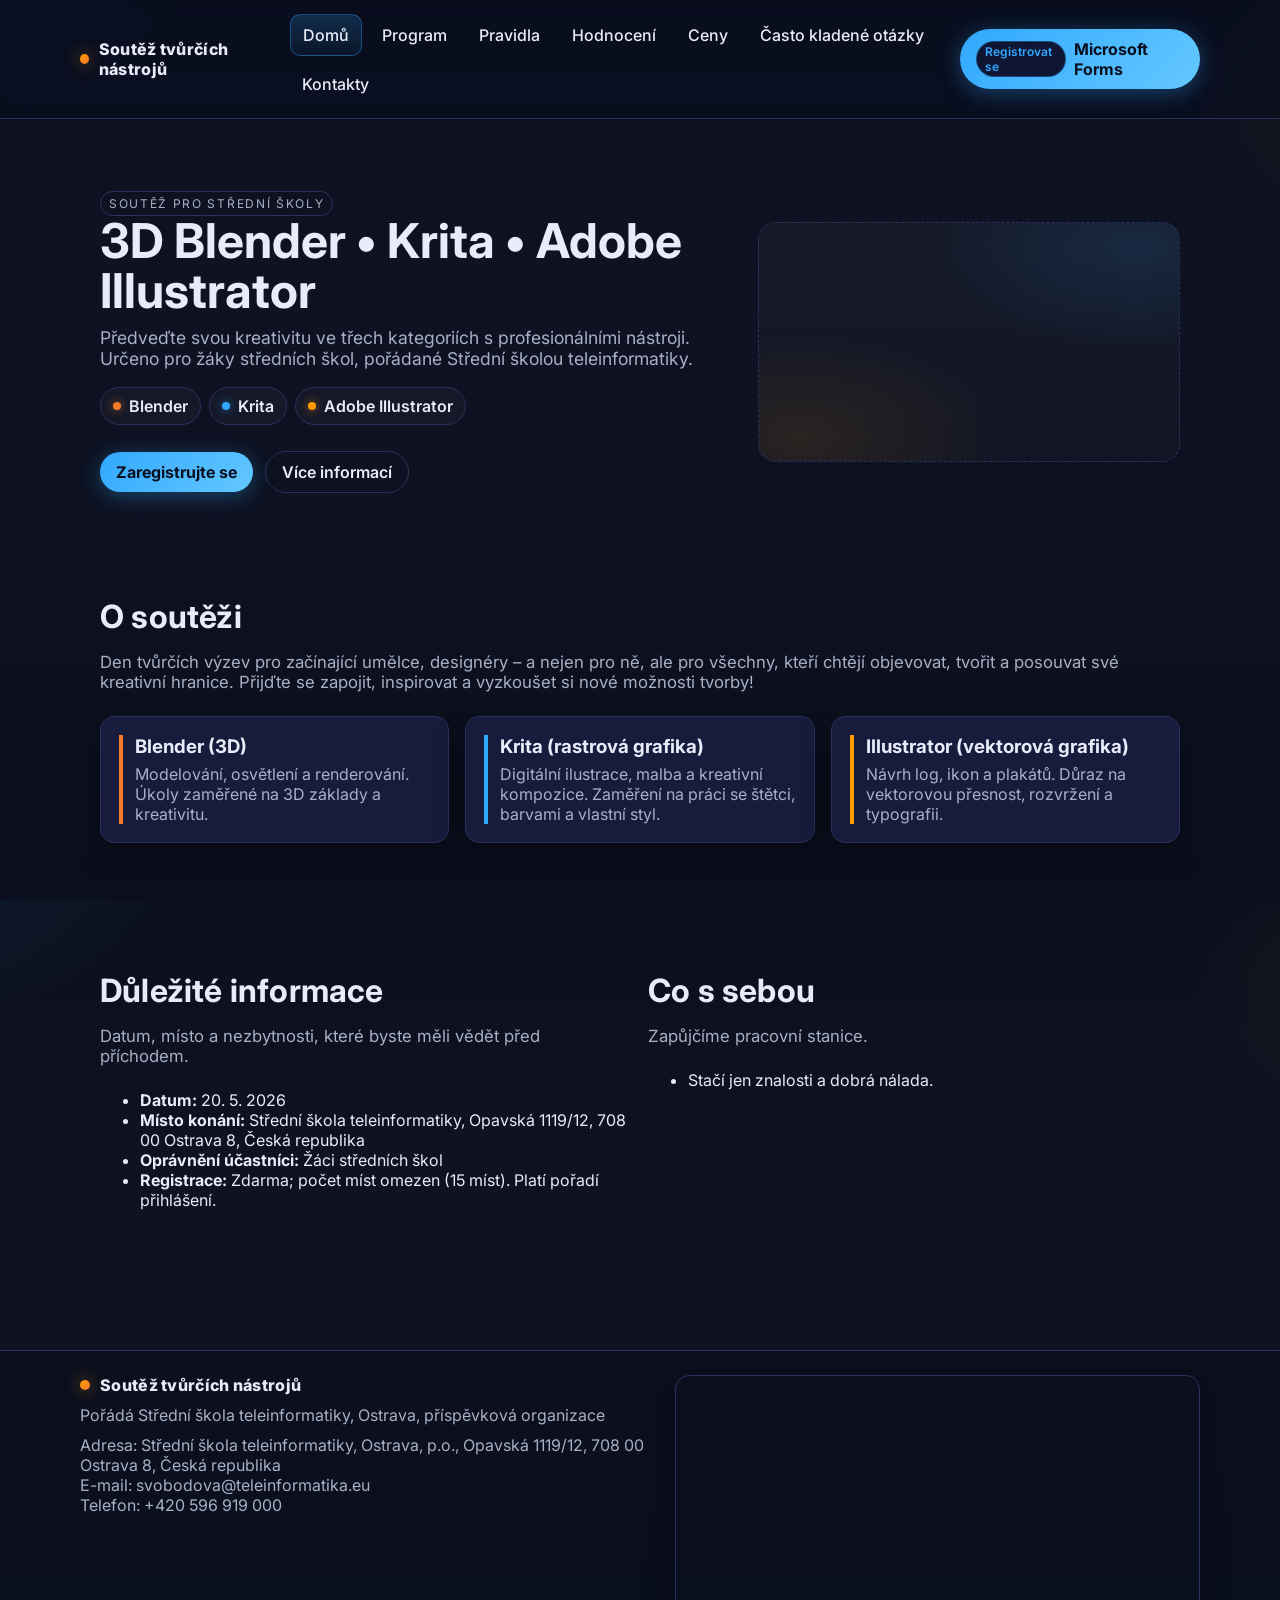
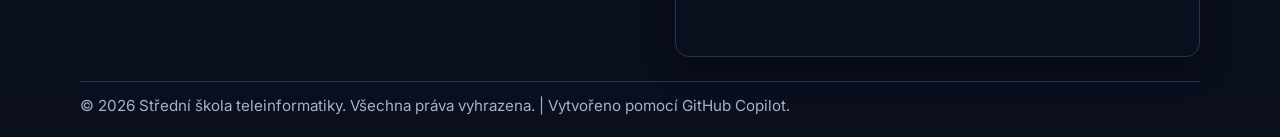
<file: index.html>
<!DOCTYPE html>
<html lang="cs">
<head>
  <meta charset="utf-8" />
  <meta name="viewport" content="width=device-width, initial-scale=1" />
  <meta name="description" content="Soutěž tvůrčích nástrojů pro žáky středních škol: Blender, Krita, Illustrator." />
  <title>Soutěž tvůrčích nástrojů — Střední škola teleinformatiky</title>
  <link rel="preconnect" href="https://fonts.googleapis.com" />
  <link rel="preconnect" href="https://fonts.gstatic.com" crossorigin />
  <link rel="icon" type="image/x-icon" href="assets/favicon/cropped-favicon-192x192.webp">
  <link rel="stylesheet" href="assets/css/styles.css" />
  <script defer src="assets/js/main.js"></script>
</head>
<body>
  <header class="site-header">
    <div class="container nav">
      <div class="logo" aria-label="Soutěž tvůrčích nástrojů">
        <span class="dot" aria-hidden="true"></span>
        <span>Soutěž tvůrčích nástrojů</span>
      </div>
      <nav class="nav-links" aria-label="Primary">
        <a href="index.html">Domů</a>
        <a href="schedule.html">Program</a>
        <a href="rules.html">Pravidla</a>
        <a href="evaluation.html">Hodnocení</a>
        <a href="prizes.html">Ceny</a>
        <a href="faq.html">Často kladené otázky</a>
        <a href="contacts.html">Kontakty</a>
      </nav>
      <a class="register-btn" href="https://forms.cloud.microsoft/Pages/ResponsePage.aspx?id=rb6A6rQ0m0ye7s3kJA6Yzpe3z8_CFuNFjzPnJH2jPUFUMDk3TVdRSFBWNEk1MFNQVFZMNUpBVEQySi4u" target="_blank" rel="noopener" title="Registrace přes Microsoft Forms">
        <span class="pill">Registrovat se</span>
        <span>Microsoft Forms</span>
      </a>
    </div>
  </header>

  <main>
    <section class="hero">
      <div class="container hero-inner">
        <div>
          <span class="kicker">Soutěž pro střední školy</span>
          <h1>3D Blender • Krita • Adobe Illustrator</h1>
          <p class="sub">Předveďte svou kreativitu ve třech kategoriích s profesionálními nástroji. Určeno pro žáky středních škol, pořádané Střední školou teleinformatiky.</p>
          <div class="tool-badges" aria-label="Competition Tools">
            <span class="badge blender"><span class="dot"></span> Blender</span>
            <span class="badge ps"><span class="dot"></span> Krita</span>
            <span class="badge ai"><span class="dot"></span> Adobe Illustrator</span>
          </div>
          <div class="cta-row">
            <a class="register-btn" href="https://forms.cloud.microsoft/Pages/ResponsePage.aspx?id=rb6A6rQ0m0ye7s3kJA6Yzpe3z8_CFuNFjzPnJH2jPUFUMDk3TVdRSFBWNEk1MFNQVFZMNUpBVEQySi4u" target="_blank" rel="noopener">Zaregistrujte se</a>
            <a class="cta-secondary" href="#about">Více informací</a>
          </div>
        </div>
        <div class="hero-visual">
          <div class="grid" aria-hidden="true"></div>
        </div>
      </div>
    </section>

    <section id="about" class="section">
      <div class="container">
        <h2>O soutěži</h2>
        <p class="lead">Den tvůrčích výzev pro začínající umělce, designéry – a nejen pro ně, ale pro všechny, kteří chtějí objevovat, tvořit a posouvat své kreativní hranice. Přijďte se zapojit, inspirovat a vyzkoušet si nové možnosti tvorby!</p>
        <div class="cards">
          <div class="card">
            <div class="accent blender">
              <h3>Blender (3D)</h3>
              <p>Modelování, osvětlení a renderování. Úkoly zaměřené na 3D základy a kreativitu.</p>
            </div>
          </div>
          <div class="card">
            <div class="accent ps">
              <h3>Krita (rastrová grafika)</h3>
              <p>Digitální ilustrace, malba a kreativní kompozice. Zaměření na práci se štětci, barvami a vlastní styl.</p>
            </div>
          </div>
          <div class="card">
            <div class="accent ai">
              <h3>Illustrator (vektorová grafika)</h3>
              <p>Návrh log, ikon a plakátů. Důraz na vektorovou přesnost, rozvržení a typografii.</p>
            </div>
          </div>
        </div>
      </div>
    </section>

    <section class="section">
      <div class="container grid-2">
        <div>
          <h2>Důležité informace</h2>
          <p class="lead">Datum, místo a nezbytnosti, které byste měli vědět před příchodem.</p>
          <ul>
            <li><strong>Datum:</strong> 20. 5. 2026</li>
            <li><strong>Místo konání:</strong> Střední škola teleinformatiky, Opavská 1119/12, 708 00 Ostrava 8, Česká republika</li>
            <li><strong>Oprávnění účastníci:</strong> Žáci středních škol</li>
            <li><strong>Registrace:</strong> Zdarma; počet míst omezen (15 míst). Platí pořadí přihlášení.</li>
          </ul>
        </div>
        <div>
          <h2>Co s sebou</h2>
          <p class="lead">Zapůjčíme pracovní stanice.</p>
          <ul>
          <li>Stačí jen znalosti a dobrá nálada.</li>
          </ul>
        </div>
      </div>
    </section>
  </main>

  <footer class="site-footer">
    <div class="container footer-inner">
      <div class="footer-brand">
        <div class="logo"><span class="dot"></span><span>Soutěž tvůrčích nástrojů</span></div>
        <div class="small">Pořádá Střední škola teleinformatiky, Ostrava, příspěvková organizace</div>
        <div>
          <div class="small">Adresa: Střední škola teleinformatiky, Ostrava, p.o., Opavská 1119/12, 708 00 Ostrava 8, Česká republika</div>
          <div class="small">E-mail: svobodova@teleinformatika.eu</div>
          <div class="small">Telefon: +420 596 919 000</div>
        </div>
      </div>
      <div class="map-wrap" aria-label="Map to venue">
        <iframe loading="lazy" allowfullscreen
          src="https://www.google.com/maps?q=St%C5%99edn%C3%AD%20%C5%A1kola%20Teleinformatiky%2C%20Opavsk%C3%A1%201119%2F12%2C%20708%2000%20Ostrava%208%20Czech%20Republic&output=embed"
          title="Střední škola Teleinformatiky on Google Maps"></iframe>
      </div>
    </div>
      <div class="container footer-bottom">
      <span>© <span id="year">2026</span> Střední škola teleinformatiky. Všechna práva vyhrazena. | Vytvořeno pomocí GitHub Copilot.</span>
    </div>
  </footer>

  <script>
    // Keep footer year current
    (function(){
      var y = document.getElementById('year');
      if (y) y.textContent = new Date().getFullYear();
    })();
  </script>
</body>
</html>
</file>
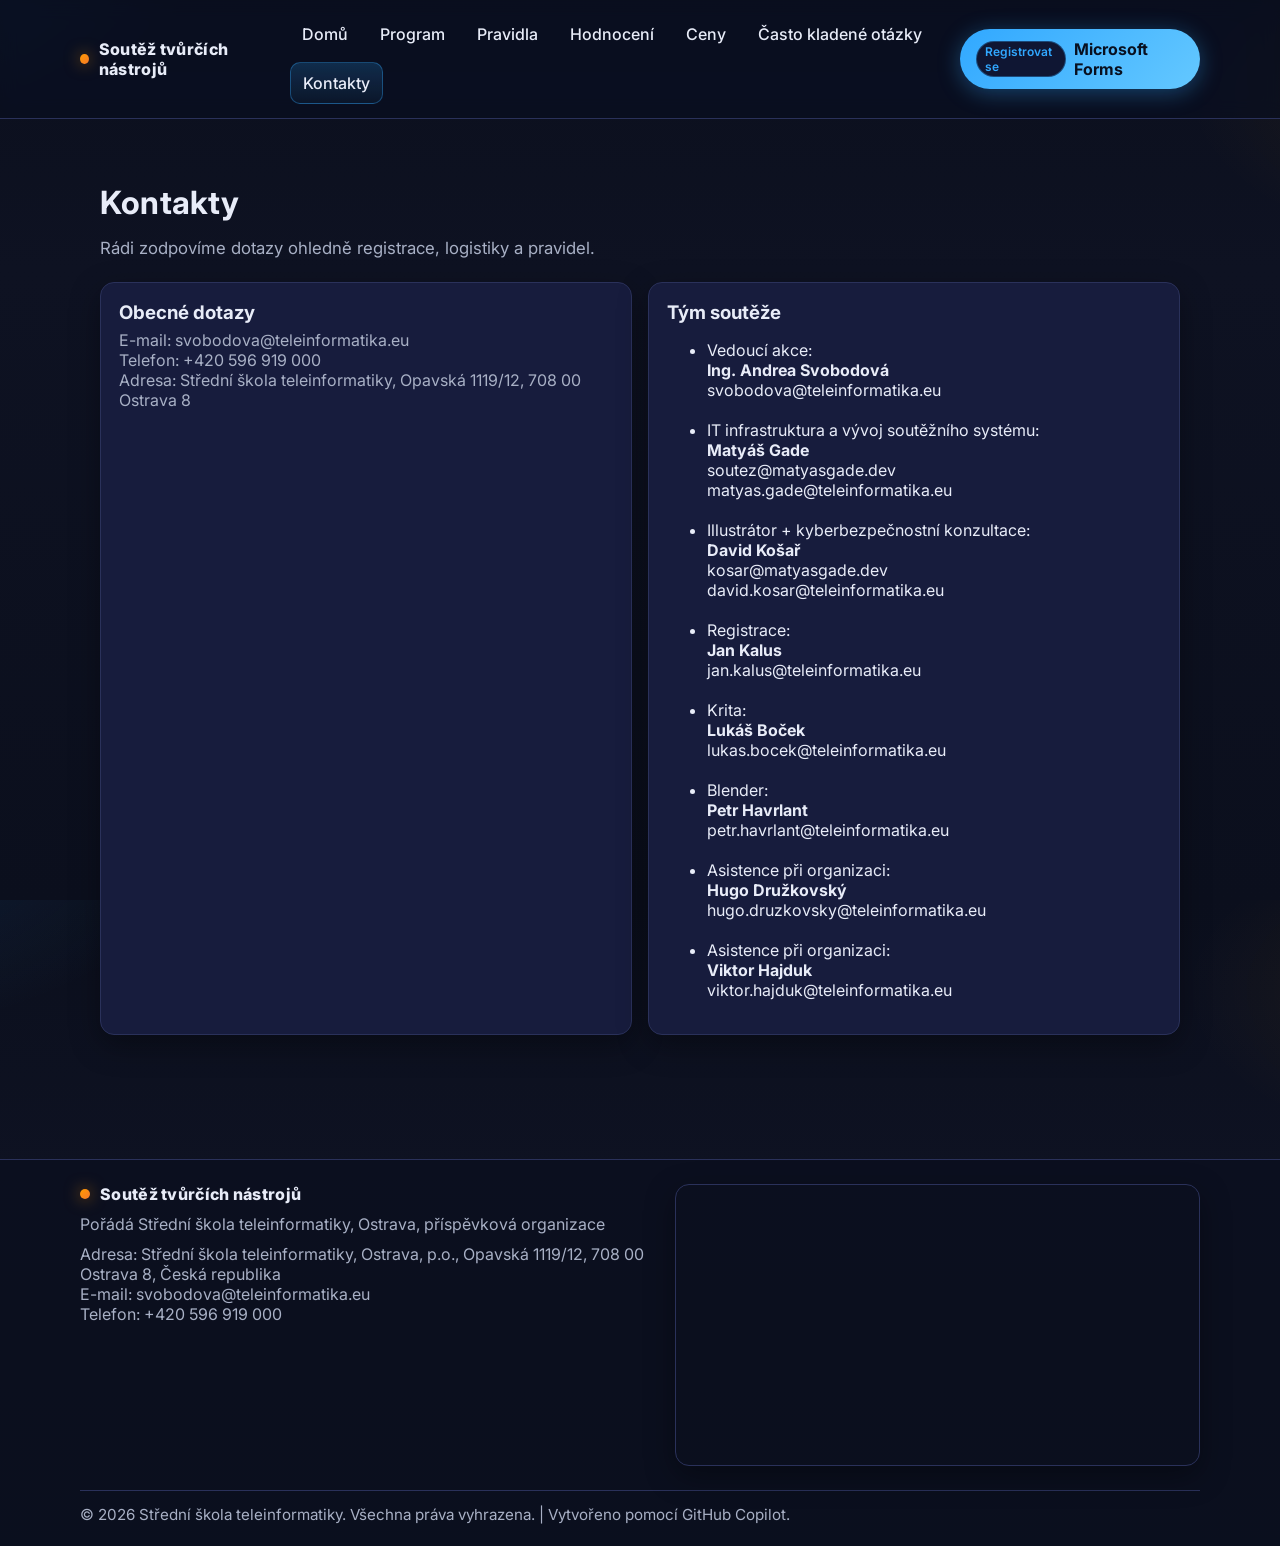
<file: contacts.html>
<!DOCTYPE html>
<html lang="cs">
<head>
  <meta charset="utf-8" />
  <meta name="viewport" content="width=device-width, initial-scale=1" />
  <title>Kontakty — Soutěž tvůrčích nástrojů</title>
  <link rel="stylesheet" href="assets/css/styles.css" />
  <link rel="icon" type="image/x-icon" href="assets/favicon/cropped-favicon-192x192.webp">
  <script defer src="assets/js/main.js"></script>
</head>
<body>
  <header class="site-header">
    <div class="container nav">
      <div class="logo"><span class="dot"></span><span>Soutěž tvůrčích nástrojů</span></div>
      <nav class="nav-links" aria-label="Primary">
        <a href="index.html">Domů</a>
        <a href="schedule.html">Program</a>
        <a href="rules.html">Pravidla</a>
        <a href="evaluation.html">Hodnocení</a>
        <a href="prizes.html">Ceny</a>
        <a href="faq.html">Často kladené otázky</a>
        <a href="contacts.html">Kontakty</a>
      </nav>
      <a class="register-btn" href="https://forms.cloud.microsoft/Pages/ResponsePage.aspx?id=rb6A6rQ0m0ye7s3kJA6Yzpe3z8_CFuNFjzPnJH2jPUFUMDk3TVdRSFBWNEk1MFNQVFZMNUpBVEQySi4u" target="_blank" rel="noopener"><span class="pill">Registrovat se</span><span>Microsoft Forms</span></a>
    </div>
  </header>

  <main class="section">
    <div class="container">
      <h2>Kontakty</h2>
      <p class="lead">Rádi zodpovíme dotazy ohledně registrace, logistiky a pravidel.</p>
      <div class="grid-2">
        <div class="card">
          <h3>Obecné dotazy</h3>
          <p>E-mail: svobodova@teleinformatika.eu</p>
          <p>Telefon: +420 596 919 000</p>
          <p>Adresa: Střední škola teleinformatiky, Opavská 1119/12, 708 00 Ostrava 8</p>
        </div>
        <div class="card">
          <h3>Tým soutěže</h3>
          <ul>
            <li>Vedoucí akce:<br> <strong>Ing. Andrea Svobodová</strong> <br> svobodova@teleinformatika.eu</li>
            <br>
            <li>IT infrastruktura a vývoj soutěžního systému:<br> <strong>Matyáš Gade</strong> <br> soutez@matyasgade.dev <br> matyas.gade@teleinformatika.eu</li>
            <br>
            <li>Illustrátor + kyberbezpečnostní konzultace:<br> <strong>David Košař</strong> <br> kosar@matyasgade.dev <br> david.kosar@teleinformatika.eu</li>
            <br>
            <li>Registrace:<br> <strong>Jan Kalus</strong> <br> jan.kalus@teleinformatika.eu</li>
            <br>
            <li>Krita:<br> <strong>Lukáš Boček</strong> <br> lukas.bocek@teleinformatika.eu</li>
            <br>
            <li>Blender:<br> <strong>Petr Havrlant</strong> <br> petr.havrlant@teleinformatika.eu</li>
            <br>
            <li>Asistence při organizaci:<br> <strong>Hugo Družkovský</strong> <br> hugo.druzkovsky@teleinformatika.eu</li>
            <br>
            <li>Asistence při organizaci:<br> <strong>Viktor Hajduk</strong> <br> viktor.hajduk@teleinformatika.eu</li>
          </ul>
        </div>
      </div>
    </div>
  </main>

  <footer class="site-footer">
    <div class="container footer-inner">
      <div class="footer-brand">
        <div class="logo"><span class="dot"></span><span>Soutěž tvůrčích nástrojů</span></div>
        <div class="small">Pořádá Střední škola teleinformatiky, Ostrava, příspěvková organizace</div>
        <div>
          <div class="small">Adresa: Střední škola teleinformatiky, Ostrava, p.o., Opavská 1119/12, 708 00 Ostrava 8, Česká republika</div>
          <div class="small">E-mail: svobodova@teleinformatika.eu</div>
          <div class="small">Telefon: +420 596 919 000</div>
        </div>
      </div>
      <div class="map-wrap" aria-label="Map to venue">
        <iframe loading="lazy" allowfullscreen src="https://www.google.com/maps?q=St%C5%99edn%C3%AD%20%C5%A1kola%20Teleinformatiky%2C%20Opavsk%C3%A1%201119%2F12%2C%20708%2000%20Ostrava%208%20Czech%20Republic&output=embed" title="Střední škola Teleinformatiky on Google Maps"></iframe>
      </div>
    </div>
    <div class="container footer-bottom">
      <span>© <span id="year">2026</span> Střední škola teleinformatiky. Všechna práva vyhrazena. | Vytvořeno pomocí GitHub Copilot.</span>
    </div>
  </footer>
  <script>(function(){var y=document.getElementById('year');if(y) y.textContent=new Date().getFullYear();})();</script>
</body>
</html>
</file>
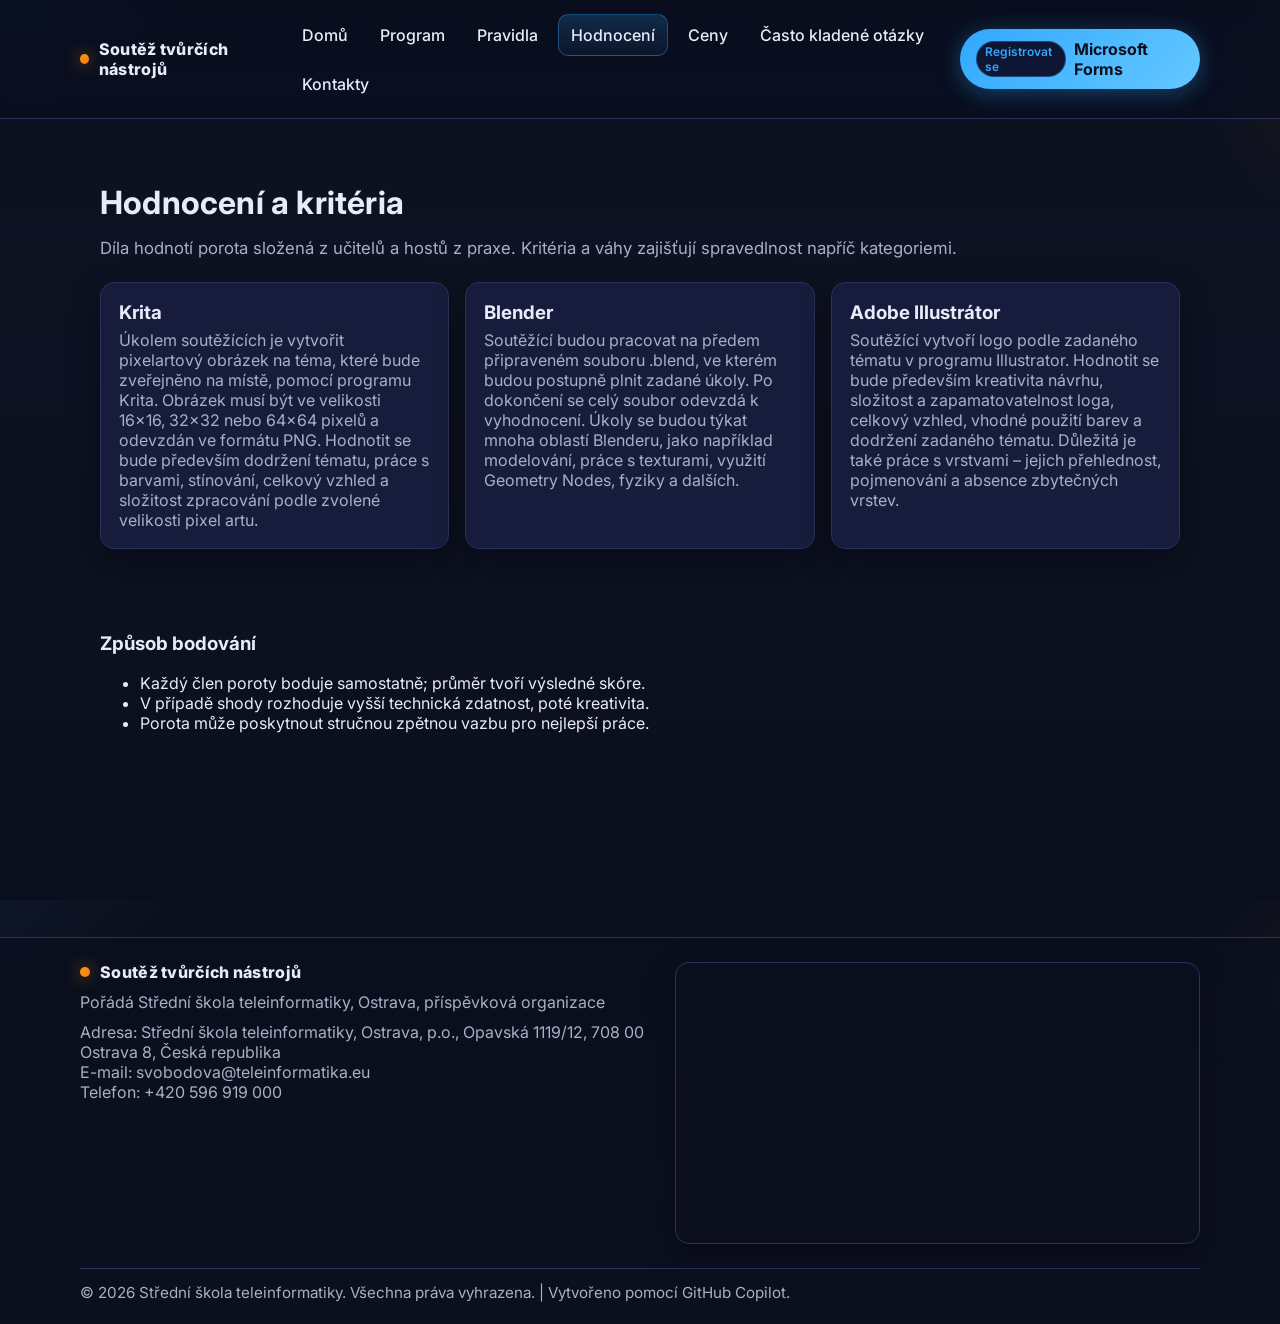
<file: evaluation.html>
<!DOCTYPE html>
<html lang="cs">
<head>
  <meta charset="utf-8" />
  <meta name="viewport" content="width=device-width, initial-scale=1" />
  <title>Hodnocení — Soutěž tvůrčích nástrojů</title>
  <link rel="stylesheet" href="assets/css/styles.css" />
  <link rel="icon" type="image/x-icon" href="assets/favicon/cropped-favicon-192x192.webp">
  <script defer src="assets/js/main.js"></script>
</head>
<body>
  <header class="site-header">
    <div class="container nav">
      <div class="logo"><span class="dot"></span><span>Soutěž tvůrčích nástrojů</span></div>
      <nav class="nav-links" aria-label="Primary">
        <a href="index.html">Domů</a>
        <a href="schedule.html">Program</a>
        <a href="rules.html">Pravidla</a>
        <a href="evaluation.html">Hodnocení</a>
        <a href="prizes.html">Ceny</a>
        <a href="faq.html">Často kladené otázky</a>
        <a href="contacts.html">Kontakty</a>
      </nav>
      <a class="register-btn" href="https://forms.cloud.microsoft/Pages/ResponsePage.aspx?id=rb6A6rQ0m0ye7s3kJA6Yzpe3z8_CFuNFjzPnJH2jPUFUMDk3TVdRSFBWNEk1MFNQVFZMNUpBVEQySi4u" target="_blank" rel="noopener"><span class="pill">Registrovat se</span><span>Microsoft Forms</span></a>
    </div>
  </header>

  <main class="section">
    <div class="container">
      <h2>Hodnocení a kritéria</h2>
      <p class="lead">Díla hodnotí porota složená z učitelů a hostů z praxe. Kritéria a váhy zajišťují spravedlnost napříč kategoriemi.</p>

      <div class="cards">
        <div class="card">
          <h3>Krita</h3>
          <p>Úkolem soutěžících je vytvořit pixelartový obrázek na téma, které bude zveřejněno na místě, pomocí programu Krita. Obrázek musí být ve velikosti 16×16, 32×32 nebo 64×64 pixelů a odevzdán ve formátu PNG. Hodnotit se bude především dodržení tématu, práce s barvami, stínování, celkový vzhled a složitost zpracování podle zvolené velikosti pixel artu.</p>
        </div>
        <div class="card">
          <h3>Blender</h3>
          <p>Soutěžící budou pracovat na předem připraveném souboru .blend, ve kterém budou postupně plnit zadané úkoly. Po dokončení se celý soubor odevzdá k vyhodnocení. Úkoly se budou týkat mnoha oblastí Blenderu, jako například modelování, práce s texturami, využití Geometry Nodes, fyziky a dalších.</p>
        </div>
        <div class="card">
          <h3>Adobe Illustrátor</h3>
          <p>Soutěžící vytvoří logo podle zadaného tématu v programu Illustrator. Hodnotit se bude především kreativita návrhu, složitost a zapamatovatelnost loga, celkový vzhled, vhodné použití barev a dodržení zadaného tématu. Důležitá je také práce s vrstvami – jejich přehlednost, pojmenování a absence zbytečných vrstev.</p>
        </div>
      </div>

      <div class="section">
        <h3>Způsob bodování</h3>
        <ul>
          <li>Každý člen poroty boduje samostatně; průměr tvoří výsledné skóre.</li>
          <li>V případě shody rozhoduje vyšší technická zdatnost, poté kreativita.</li>
          <li>Porota může poskytnout stručnou zpětnou vazbu pro nejlepší práce.</li>
        </ul>
      </div>
    </div>
  </main>
  <footer class="site-footer">
    <div class="container footer-inner">
      <div class="footer-brand">
        <div class="logo"><span class="dot"></span><span>Soutěž tvůrčích nástrojů</span></div>
        <div class="small">Pořádá Střední škola teleinformatiky, Ostrava, příspěvková organizace</div>
        <div>
          <div class="small">Adresa: Střední škola teleinformatiky, Ostrava, p.o., Opavská 1119/12, 708 00 Ostrava 8, Česká republika</div>
          <div class="small">E-mail: svobodova@teleinformatika.eu</div>
          <div class="small">Telefon: +420 596 919 000</div>
        </div>
      </div>
      <div class="map-wrap" aria-label="Map to venue">
        <iframe loading="lazy" allowfullscreen src="https://www.google.com/maps?q=St%C5%99edn%C3%AD%20%C5%A1kola%20Teleinformatiky%2C%20Opavsk%C3%A1%201119%2F12%2C%20708%2000%20Ostrava%208%20Czech%20Republic&output=embed" title="Střední škola Teleinformatiky on Google Maps"></iframe>
      </div>
    </div>
    <div class="container footer-bottom">
      <span>© <span id="year">2026</span> Střední škola teleinformatiky. Všechna práva vyhrazena. | Vytvořeno pomocí GitHub Copilot.</span>
    </div>
  </footer>
  <script>(function(){var y=document.getElementById('year');if(y) y.textContent=new Date().getFullYear();})();</script>
</body>
</html>
</file>
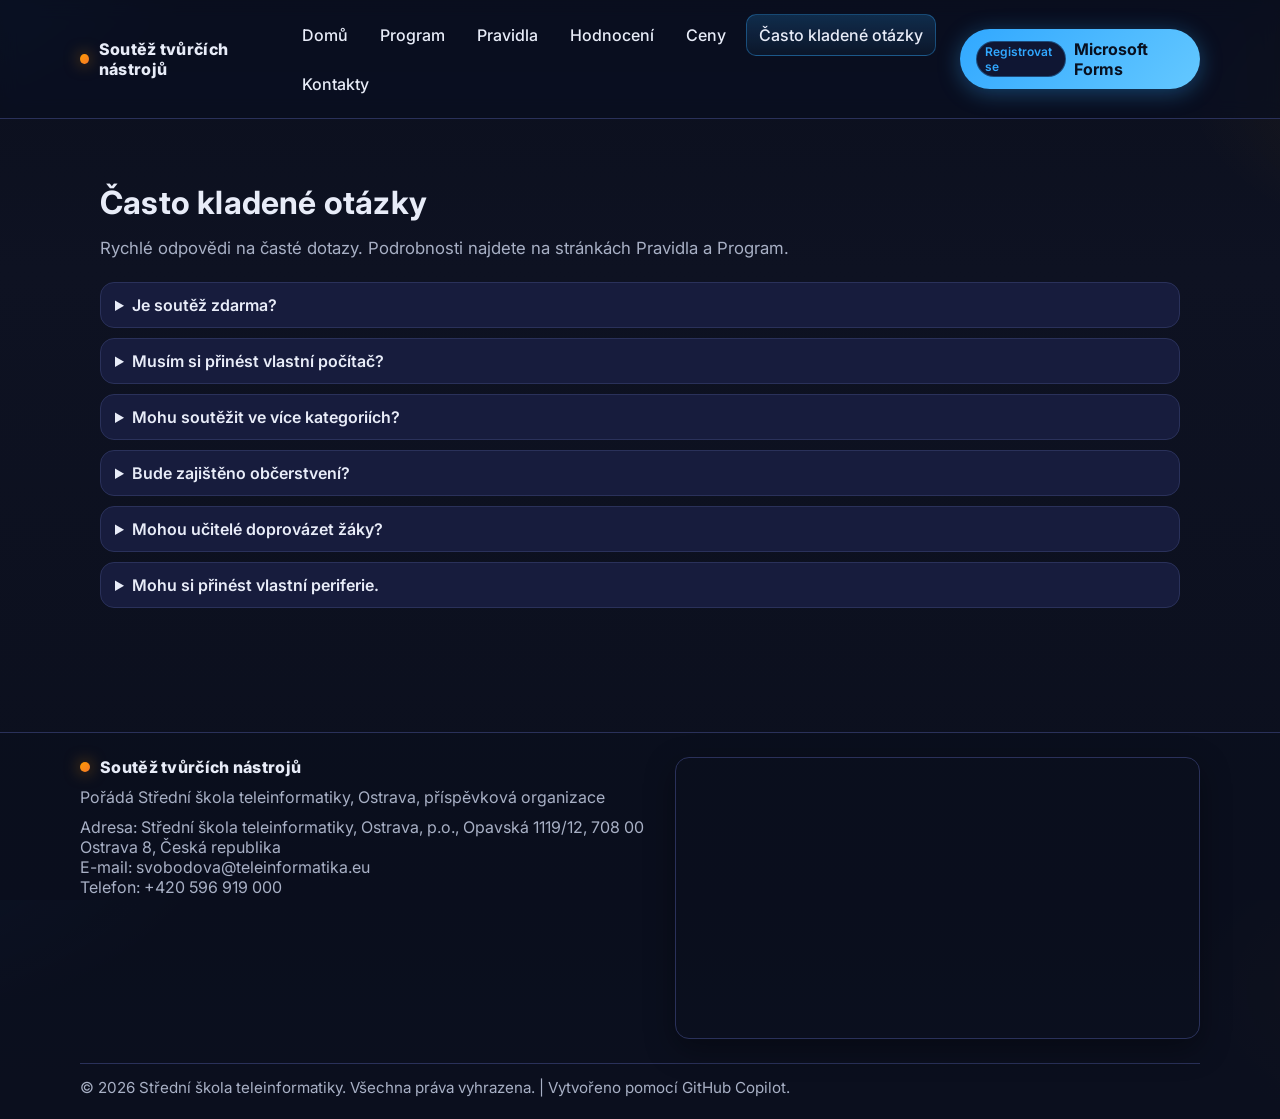
<file: faq.html>
<!DOCTYPE html>
<html lang="cs">
<head>
  <meta charset="utf-8" />
  <meta name="viewport" content="width=device-width, initial-scale=1" />
  <title>Často kladené otázky — Soutěž tvůrčích nástrojů</title>
  <link rel="stylesheet" href="assets/css/styles.css" />
  <link rel="icon" type="image/x-icon" href="assets/favicon/cropped-favicon-192x192.webp">
  <script defer src="assets/js/main.js"></script>
</head>
<body>
  <header class="site-header">
    <div class="container nav">
      <div class="logo"><span class="dot"></span><span>Soutěž tvůrčích nástrojů</span></div>
      <nav class="nav-links" aria-label="Primary">
        <a href="index.html">Domů</a>
        <a href="schedule.html">Program</a>
        <a href="rules.html">Pravidla</a>
        <a href="evaluation.html">Hodnocení</a>
        <a href="prizes.html">Ceny</a>
        <a href="faq.html">Často kladené otázky</a>
        <a href="contacts.html">Kontakty</a>
      </nav>
      <a class="register-btn" href="https://forms.cloud.microsoft/Pages/ResponsePage.aspx?id=rb6A6rQ0m0ye7s3kJA6Yzpe3z8_CFuNFjzPnJH2jPUFUMDk3TVdRSFBWNEk1MFNQVFZMNUpBVEQySi4u" target="_blank" rel="noopener"><span class="pill">Registrovat se</span><span>Microsoft Forms</span></a>
    </div>
  </header>

  <main class="section">
    <div class="container">
      <h2>Často kladené otázky</h2>
      <p class="lead">Rychlé odpovědi na časté dotazy. Podrobnosti najdete na stránkách Pravidla a Program.</p>

      <div class="faq">
        <details>
          <summary>Je soutěž zdarma?</summary>
          <p>Ano. Účast je bez registračního poplatku.</p>
        </details>
        <details>
          <summary>Musím si přinést vlastní počítač?</summary>
          <p>Pracovní stanice jsou zajištěny.</p>
        </details>
        <details>
          <summary>Mohu soutěžit ve více kategoriích?</summary>
          <p>Ano, můžete soutěžit ve více kategoriích.</p>
        </details>
        <details>
          <summary>Bude zajištěno občerstvení?</summary>
          <p>Základní občerstvení bude k dispozici.</p>
        </details>
        <details>
          <summary>Mohou učitelé doprovázet žáky?</summary>
          <p>Ano. Pro doprovod je k dispozici vyhrazené sezení.</p>
        </details>
        <details>
          <summary>Mohu si přinést vlastní periferie.</summary>
          <p>Ne, k dispozici je jen na místě počítač s monitorem, klávesnicí a myší. Grafické tablety a další periferie jsou zakázány.</p>
        </details>
      </div>
    </div>
  </main>

  <footer class="site-footer">
    <div class="container footer-inner">
      <div class="footer-brand">
        <div class="logo"><span class="dot"></span><span>Soutěž tvůrčích nástrojů</span></div>
        <div class="small">Pořádá Střední škola teleinformatiky, Ostrava, příspěvková organizace</div>
        <div>
          <div class="small">Adresa: Střední škola teleinformatiky, Ostrava, p.o., Opavská 1119/12, 708 00 Ostrava 8, Česká republika</div>
          <div class="small">E-mail: svobodova@teleinformatika.eu</div>
          <div class="small">Telefon: +420 596 919 000</div>
        </div>
      </div>
      <div class="map-wrap" aria-label="Map to venue">
        <iframe loading="lazy" allowfullscreen src="https://www.google.com/maps?q=St%C5%99edn%C3%AD%20%C5%A1kola%20Teleinformatiky%2C%20Opavsk%C3%A1%201119%2F12%2C%20708%2000%20Ostrava%208%20Czech%20Republic&output=embed" title="Střední škola Teleinformatiky on Google Maps"></iframe>
      </div>
    </div>
    <div class="container footer-bottom">
      <span>© <span id="year">2026</span> Střední škola teleinformatiky. Všechna práva vyhrazena. | Vytvořeno pomocí GitHub Copilot.</span>
    </div>
  </footer>
  <script>(function(){var y=document.getElementById('year');if(y) y.textContent=new Date().getFullYear();})();</script>
</body>
</html>
</file>
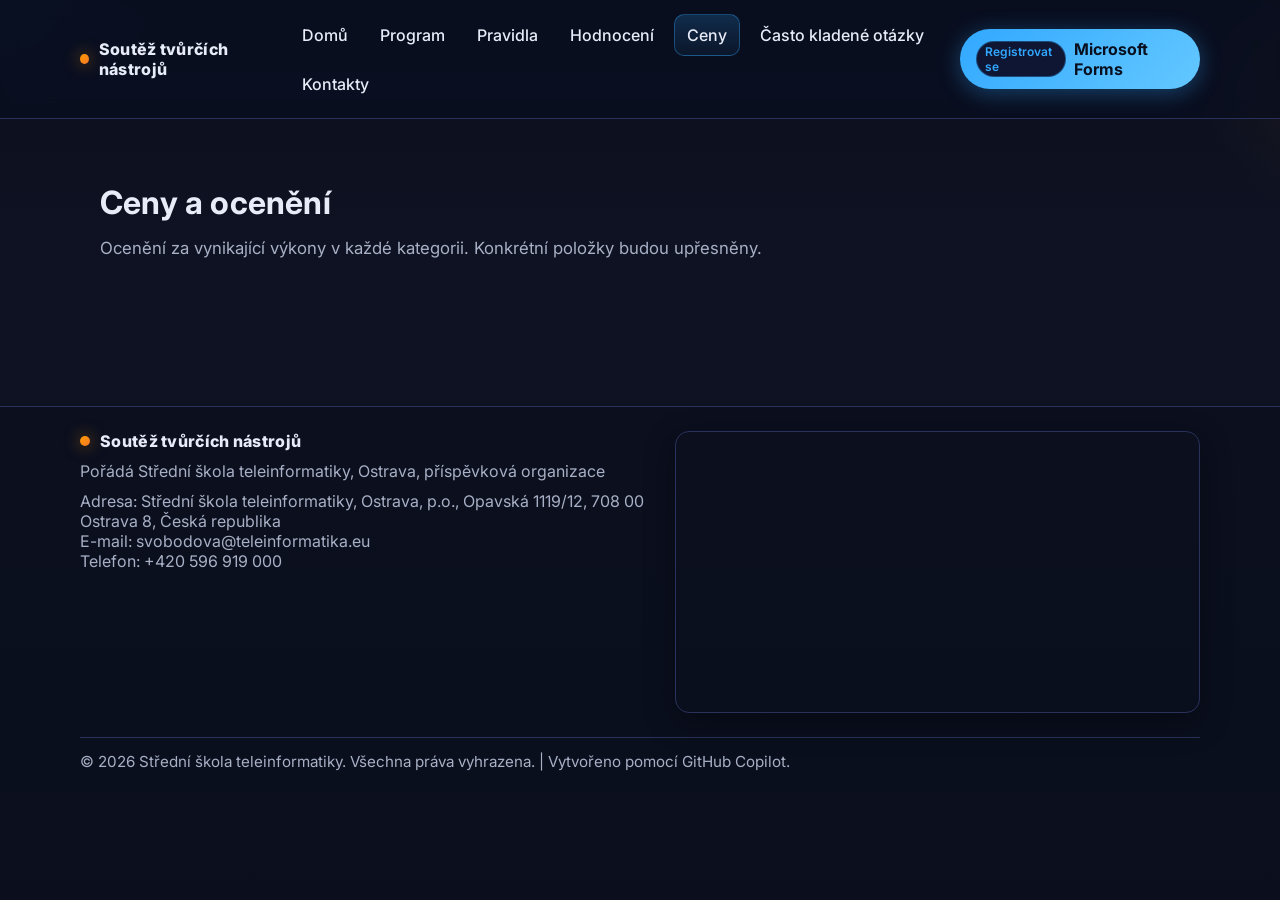
<file: prizes.html>
<!DOCTYPE html>
<html lang="cs">
<head>
  <meta charset="utf-8" />
  <meta name="viewport" content="width=device-width, initial-scale=1" />
  <title>Ceny a ocenění — Soutěž tvůrčích nástrojů</title>
  <link rel="stylesheet" href="assets/css/styles.css" />
  <link rel="icon" type="image/x-icon" href="assets/favicon/cropped-favicon-192x192.webp">
  <script defer src="assets/js/main.js"></script>
</head>
<body>
  <header class="site-header">
    <div class="container nav">
      <div class="logo"><span class="dot"></span><span>Soutěž tvůrčích nástrojů</span></div>
      <nav class="nav-links" aria-label="Primary">
        <a href="index.html">Domů</a>
        <a href="schedule.html">Program</a>
        <a href="rules.html">Pravidla</a>
        <a href="evaluation.html">Hodnocení</a>
        <a href="prizes.html">Ceny</a>
        <a href="faq.html">Často kladené otázky</a>
        <a href="contacts.html">Kontakty</a>
      </nav>
      <a class="register-btn" href="https://forms.cloud.microsoft/Pages/ResponsePage.aspx?id=rb6A6rQ0m0ye7s3kJA6Yzpe3z8_CFuNFjzPnJH2jPUFUMDk3TVdRSFBWNEk1MFNQVFZMNUpBVEQySi4u" target="_blank" rel="noopener"><span class="pill">Registrovat se</span><span>Microsoft Forms</span></a>
    </div>
  </header>

  <main class="section">
    <div class="container">
      <h2>Ceny a ocenění</h2>
      <p class="lead">Ocenění za vynikající výkony v každé kategorii. Konkrétní položky budou upřesněny.</p>
		<!--
      <div class="cards">
        <div class="card">
          <h3>Zlato (1. místo)</h3>
          <ul>
            <li>Pohár + certifikát</li>
            <li>Certifikát</li>
            <li></li>
          </ul>
        </div>
        <div class="card">
          <h3>Stříbro (2. místo)</h3>
          <ul>
            <li>Certifikát</li>
            <li>Certifikát</li>
            <li></li>
          </ul>
        </div>
        <div class="card">
          <h3>Bronz (3. místo)</h3>
          <ul>
            <li>Certifikát</li>
            <li></li>
          </ul>
        </div>
      </div>

      <div class="section">
        <h3>Speciální ocenění</h3>
        <p></p>
      </div>
		-->
    </div>
  </main>
		
  <footer class="site-footer">
    <div class="container footer-inner">
      <div class="footer-brand">
        <div class="logo"><span class="dot"></span><span>Soutěž tvůrčích nástrojů</span></div>
        <div class="small">Pořádá Střední škola teleinformatiky, Ostrava, příspěvková organizace</div>
        <div>
          <div class="small">Adresa: Střední škola teleinformatiky, Ostrava, p.o., Opavská 1119/12, 708 00 Ostrava 8, Česká republika</div>
          <div class="small">E-mail: svobodova@teleinformatika.eu</div>
          <div class="small">Telefon: +420 596 919 000</div>
        </div>
      </div>
      <div class="map-wrap" aria-label="Map to venue">
        <iframe loading="lazy" allowfullscreen src="https://www.google.com/maps?q=St%C5%99edn%C3%AD%20%C5%A1kola%20Teleinformatiky%2C%20Opavsk%C3%A1%201119%2F12%2C%20708%2000%20Ostrava%208%20Czech%20Republic&output=embed" title="Střední škola Teleinformatiky on Google Maps"></iframe>
      </div>
    </div>
    <div class="container footer-bottom">
      <span>© <span id="year">2026</span> Střední škola teleinformatiky. Všechna práva vyhrazena. | Vytvořeno pomocí GitHub Copilot.</span>
    </div>
  </footer>
  <script>(function(){var y=document.getElementById('year');if(y) y.textContent=new Date().getFullYear();})();</script>
</body>
</html>
</file>
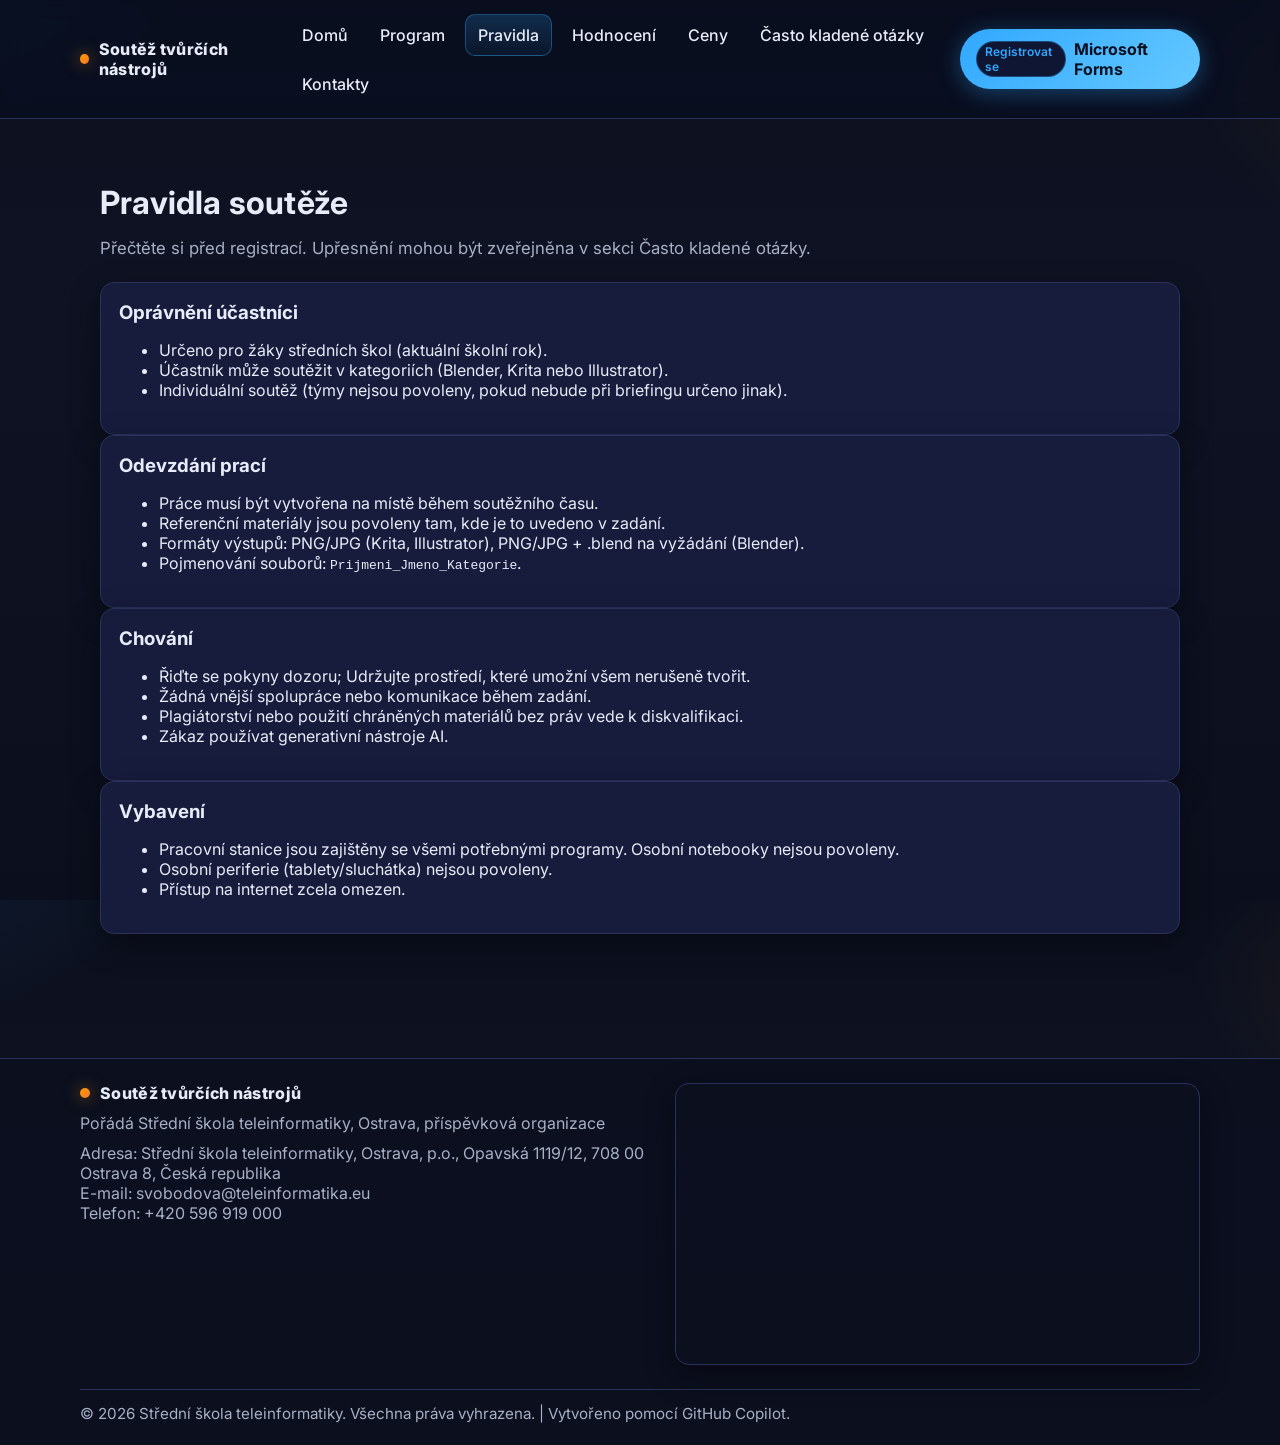
<file: rules.html>
<!DOCTYPE html>
<html lang="cs">
<head>
  <meta charset="utf-8" />
  <meta name="viewport" content="width=device-width, initial-scale=1" />
  <title>Pravidla — Soutěž tvůrčích nástrojů</title>
  <link rel="stylesheet" href="assets/css/styles.css" />
  <link rel="icon" type="image/x-icon" href="assets/favicon/cropped-favicon-192x192.webp">
  <script defer src="assets/js/main.js"></script>
</head>
<body>
  <header class="site-header">
    <div class="container nav">
      <div class="logo"><span class="dot"></span><span>Soutěž tvůrčích nástrojů</span></div>
      <nav class="nav-links" aria-label="Primary">
        <a href="index.html">Domů</a>
        <a href="schedule.html">Program</a>
        <a href="rules.html">Pravidla</a>
        <a href="evaluation.html">Hodnocení</a>
        <a href="prizes.html">Ceny</a>
        <a href="faq.html">Často kladené otázky</a>
        <a href="contacts.html">Kontakty</a>
      </nav>
      <a class="register-btn" href="https://forms.cloud.microsoft/Pages/ResponsePage.aspx?id=rb6A6rQ0m0ye7s3kJA6Yzpe3z8_CFuNFjzPnJH2jPUFUMDk3TVdRSFBWNEk1MFNQVFZMNUpBVEQySi4u" target="_blank" rel="noopener"><span class="pill">Registrovat se</span><span>Microsoft Forms</span></a>
    </div>
  </header>

  <main class="section">
    <div class="container">
      <h2>Pravidla soutěže</h2>
      <p class="lead">Přečtěte si před registrací. Upřesnění mohou být zveřejněna v sekci Často kladené otázky.</p>

      <div class="card">
        <h3>Oprávnění účastníci</h3>
        <ul>
          <li>Určeno pro žáky středních škol (aktuální školní rok).</li>
          <li>Účastník může soutěžit v kategoriích (Blender, Krita nebo Illustrator).</li>
          <li>Individuální soutěž (týmy nejsou povoleny, pokud nebude při briefingu určeno jinak).</li>
        </ul>
      </div>

      <div class="card">
        <h3>Odevzdání prací</h3>
        <ul>
          <li>Práce musí být vytvořena na místě během soutěžního času.</li>
          <li>Referenční materiály jsou povoleny tam, kde je to uvedeno v zadání.</li>
          <li>Formáty výstupů: PNG/JPG (Krita, Illustrator), PNG/JPG + .blend na vyžádání (Blender).</li>
          <li>Pojmenování souborů: <code>Prijmeni_Jmeno_Kategorie</code>.</li>
        </ul>
      </div>

      <div class="card">
        <h3>Chování</h3>
        <ul>
          <li>Řiďte se pokyny dozoru; Udržujte prostředí, které umožní všem nerušeně tvořit.</li>
          <li>Žádná vnější spolupráce nebo komunikace během zadání.</li>
          <li>Plagiátorství nebo použití chráněných materiálů bez práv vede k diskvalifikaci.</li>
          <li>Zákaz používat generativní nástroje AI.</li>
        </ul>
      </div>

      <div class="card">
        <h3>Vybavení</h3>
        <ul>
          <li>Pracovní stanice jsou zajištěny se všemi potřebnými programy. Osobní notebooky nejsou povoleny.</li>
          <li>Osobní periferie (tablety/sluchátka) nejsou povoleny.</li>
          <li>Přístup na internet zcela omezen.</li>
        </ul>
      </div>
    </div>
  </main>

  <footer class="site-footer">
    <div class="container footer-inner">
      <div class="footer-brand">
        <div class="logo"><span class="dot"></span><span>Soutěž tvůrčích nástrojů</span></div>
        <div class="small">Pořádá Střední škola teleinformatiky, Ostrava, příspěvková organizace</div>
        <div>
          <div class="small">Adresa: Střední škola teleinformatiky, Ostrava, p.o., Opavská 1119/12, 708 00 Ostrava 8, Česká republika</div>
          <div class="small">E-mail: svobodova@teleinformatika.eu</div>
          <div class="small">Telefon: +420 596 919 000</div>
        </div>
      </div>
      <div class="map-wrap" aria-label="Map to venue">
        <iframe loading="lazy" allowfullscreen src="https://www.google.com/maps?q=St%C5%99edn%C3%AD%20%C5%A1kola%20Teleinformatiky%2C%20Opavsk%C3%A1%201119%2F12%2C%20708%2000%20Ostrava%208%20Czech%20Republic&output=embed" title="Střední škola Teleinformatiky on Google Maps"></iframe>
      </div>
    </div>
    <div class="container footer-bottom">
      <span>© <span id="year">2026</span> Střední škola teleinformatiky. Všechna práva vyhrazena. | Vytvořeno pomocí GitHub Copilot.</span>
    </div>
  </footer>
  <script>(function(){var y=document.getElementById('year');if(y) y.textContent=new Date().getFullYear();})();</script>
</body>
</html>
</file>
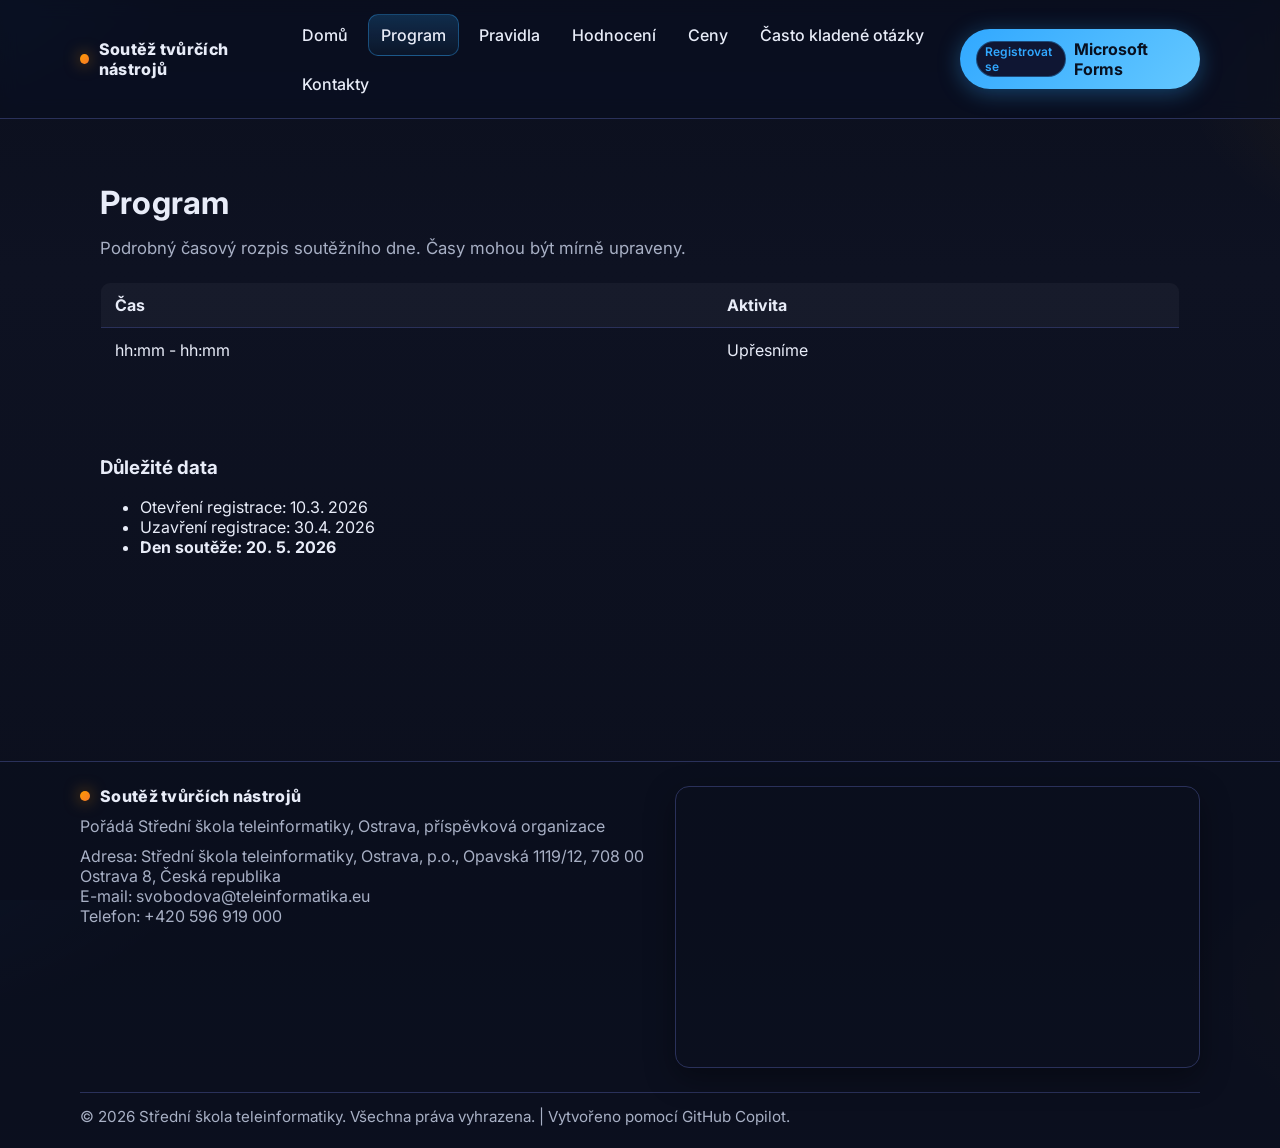
<file: schedule.html>
<!DOCTYPE html>
<html lang="cs">
<head>
  <meta charset="utf-8" />
  <meta name="viewport" content="width=device-width, initial-scale=1" />
  <title>Program — Soutěž tvůrčích nástrojů</title>
  <link rel="stylesheet" href="assets/css/styles.css" />
  <link rel="icon" type="image/x-icon" href="assets/favicon/cropped-favicon-192x192.webp">
  <script defer src="assets/js/main.js"></script>
</head>
<body>
  <header class="site-header">
    <div class="container nav">
      <div class="logo"><span class="dot"></span><span>Soutěž tvůrčích nástrojů</span></div>
      <nav class="nav-links" aria-label="Primary">
        <a href="index.html">Domů</a>
        <a href="schedule.html">Program</a>
        <a href="rules.html">Pravidla</a>
        <a href="evaluation.html">Hodnocení</a>
        <a href="prizes.html">Ceny</a>
        <a href="faq.html">Často kladené otázky</a>
        <a href="contacts.html">Kontakty</a>
      </nav>
      <a class="register-btn" href="https://forms.cloud.microsoft/Pages/ResponsePage.aspx?id=rb6A6rQ0m0ye7s3kJA6Yzpe3z8_CFuNFjzPnJH2jPUFUMDk3TVdRSFBWNEk1MFNQVFZMNUpBVEQySi4u" target="_blank" rel="noopener"><span class="pill">Registrovat se</span><span>Microsoft Forms</span></a>
    </div>
  </header>

  <main class="section">
    <div class="container">
      <h2>Program</h2>
      <p class="lead">Podrobný časový rozpis soutěžního dne. Časy mohou být mírně upraveny.</p>
      <table class="table">
        <thead>
          <tr><th>Čas</th><th>Aktivita</th></tr>
        </thead>
        <tbody>
          <tr><td>hh:mm - hh:mm</td><td>Upřesníme</td></tr>
        </tbody>
      </table>
      <div class="section">
        <h3>Důležité data</h3>
        <ul>
          <li>Otevření registrace: 10.3. 2026</li>
          <li>Uzavření registrace: 30.4. 2026</li>
          <strong><li>Den soutěže: 20. 5. 2026</li></strong>
        </ul>
      </div>
    </div>
  </main>

  <footer class="site-footer">
    <div class="container footer-inner">
      <div class="footer-brand">
        <div class="logo"><span class="dot"></span><span>Soutěž tvůrčích nástrojů</span></div>
        <div class="small">Pořádá Střední škola teleinformatiky, Ostrava, příspěvková organizace</div>
        <div>
          <div class="small">Adresa: Střední škola teleinformatiky, Ostrava, p.o., Opavská 1119/12, 708 00 Ostrava 8, Česká republika</div>
          <div class="small">E-mail: svobodova@teleinformatika.eu</div>
          <div class="small">Telefon: +420 596 919 000</div>
        </div>
      </div>
      <div class="map-wrap" aria-label="Map to venue">
        <iframe loading="lazy" allowfullscreen src="https://www.google.com/maps?q=St%C5%99edn%C3%AD%20%C5%A1kola%20Teleinformatiky%2C%20Opavsk%C3%A1%201119%2F12%2C%20708%2000%20Ostrava%208%20Czech%20Republic&output=embed" title="Střední škola Teleinformatiky on Google Maps"></iframe>
      </div>
    </div>
    <div class="container footer-bottom">
      <span>© <span id="year">2026</span> Střední škola teleinformatiky. Všechna práva vyhrazena. | Vytvořeno pomocí GitHub Copilot.</span>
    </div>
  </footer>
  <script>(function(){var y=document.getElementById('year');if(y) y.textContent=new Date().getFullYear();})();</script>
</body>
</html>
</file>
<file: assets/css/styles.css>
/* Soutěž tvůrčích nástrojů — sdílené styly */
/* Písmo */
@import url('https://fonts.googleapis.com/css2?family=Inter:wght@400;500;600;700;800&display=swap');

:root {
  /* Barevná paleta inspirovaná Blenderem, Photoshopem a Illustratorem */
  --blend-orange: #f5792a;
  --ps-blue: #31a8ff;
  --ps-navy: #001e36;
  --ai-orange: #ff9a00;

  --bg: #0e1222;
  --bg-elev: #121733;
  --card: #171c3d;
  --text: #e8ecf8;
  --muted: #a8b0c5;
  --border: #2a315a;
  --shadow: 0 10px 30px rgba(0,0,0,0.35);

  --radius-sm: 10px;
  --radius-md: 14px;
  --radius-lg: 18px;

  --container: 1120px;
}

* { box-sizing: border-box; }
html, body { height: 100%; }
body {
  margin: 0;
  font-family: Inter, system-ui, -apple-system, Segoe UI, Roboto, Arial, sans-serif;
  color: var(--text);
  overflow-x: hidden;
  background:
    radial-gradient(1200px 600px at -20% -10%, rgba(49,168,255,0.15), transparent 40%),
    radial-gradient(1000px 500px at 120% 10%, rgba(255,154,0,0.10), transparent 35%),
    linear-gradient(180deg, #0b0f1d 0%, var(--bg) 30%, #0b0f1d 100%);
}

img { max-width: 100%; height: auto; }
a { color: var(--ps-blue); text-decoration: none; }
a:hover { text-decoration: underline; }

.container { width: 100%; max-width: var(--container); margin: 0 auto; padding: 0 20px; }
.section { padding: 64px 0; }
.section h2 { margin: 0 0 16px; font-size: clamp(1.6rem, 3.8vw, 2rem); letter-spacing: 0.2px; }
.section p.lead { color: var(--muted); font-size: 1.05rem; margin: 0 0 24px; }

/* Header */
.site-header { position: sticky; top: 0; z-index: 50; backdrop-filter: saturate(140%) blur(10px); background: rgba(10, 14, 30, 0.65); border-bottom: 1px solid var(--border); }
.nav { display: flex; align-items: center; justify-content: space-between; gap: 16px; padding: 14px 0; }
.logo { display: flex; align-items: center; gap: 10px; font-weight: 800; letter-spacing: 0.3px; }
.logo .dot { width: 10px; height: 10px; border-radius: 50%; background: linear-gradient(135deg, var(--ai-orange), var(--blend-orange)); box-shadow: 0 0 16px rgba(255,154,0,0.6); }

.nav-links { display: flex; align-items: center; gap: 8px; flex-wrap: wrap; }
.nav-links a { color: var(--text); padding: 10px 12px; border-radius: var(--radius-sm); transition: background 0.2s ease; font-weight: 500; }
.nav-links a:hover { background: rgba(255,255,255,0.06); text-decoration: none; }
.nav-links a.active { background: linear-gradient(180deg, rgba(49,168,255,0.20), rgba(49,168,255,0.05)); border: 1px solid rgba(49,168,255,0.35); }

.register-btn { display: inline-flex; align-items: center; gap: 8px; color: #081020; background: linear-gradient(135deg, var(--ps-blue), #64c8ff); border: none; border-radius: 999px; padding: 10px 16px; font-weight: 700; box-shadow: 0 4px 22px rgba(49,168,255,0.35); cursor: pointer; }
.register-btn:hover { filter: brightness(1.04); text-decoration: none; }
.register-btn .pill { display: inline-block; padding: 2px 8px; border-radius: 999px; background: #0f1633; color: var(--ps-blue); border: 1px solid rgba(49,168,255,0.35); font-weight: 600; font-size: 12px; }

/* Hero */
.hero { position: relative; padding: 72px 0 40px; }
.hero-inner { display: grid; align-items: center; grid-template-columns: 1.2fr 0.8fr; gap: 24px; }
.hero h1 { margin: 0 0 10px; font-size: clamp(2rem, 6vw, 3rem); line-height: 1.05; }
.hero p.sub { margin: 0 0 16px; color: var(--muted); font-size: 1.1rem; }

.tool-badges { display: flex; gap: 8px; flex-wrap: wrap; margin: 18px 0 26px; }
.badge { display: inline-flex; align-items: center; gap: 8px; padding: 8px 12px; border-radius: 999px; border: 1px solid var(--border); background: rgba(255,255,255,0.03); font-weight: 600; }
.badge .dot { width: 8px; height: 8px; border-radius: 50%; }
.badge.blender .dot { background: var(--blend-orange); box-shadow: 0 0 10px rgba(245,121,42,0.6); }
.badge.ps .dot { background: var(--ps-blue); box-shadow: 0 0 10px rgba(49,168,255,0.6); }
.badge.ai .dot { background: var(--ai-orange); box-shadow: 0 0 10px rgba(255,154,0,0.6); }

.cta-row { display: flex; gap: 12px; flex-wrap: wrap; align-items: center; }
.cta-secondary { color: var(--text); border: 1px solid var(--border); background: transparent; border-radius: 999px; padding: 10px 16px; font-weight: 600; }

.hero-visual { min-height: 240px; border: 1px dashed var(--border); border-radius: var(--radius-lg); padding: 16px; background:
  radial-gradient(600px 300px at 90% 10%, rgba(49,168,255,0.12), transparent 35%),
  radial-gradient(600px 300px at 10% 90%, rgba(255,154,0,0.10), transparent 35%),
  linear-gradient(180deg, rgba(255,255,255,0.03), rgba(255,255,255,0.02));
}
.hero-visual .grid { height: 100%; border-radius: calc(var(--radius-lg) - 12px); background-image: linear-gradient(rgba(255,255,255,0.05) 1px, transparent 1px), linear-gradient(90deg, rgba(255,255,255,0.05) 1px, transparent 1px); background-size: 32px 32px; }

/* Cards */
.cards { display: grid; grid-template-columns: repeat(3, 1fr); gap: 16px; }
.card { background: var(--card); border: 1px solid var(--border); border-radius: var(--radius-md); padding: 18px; box-shadow: var(--shadow); }
.card h3 { margin: 0 0 6px; }
.card p { margin: 0; color: var(--muted); }
.card .accent.blender { border-left: 4px solid var(--blend-orange); padding-left: 12px; }
.card .accent.ps { border-left: 4px solid var(--ps-blue); padding-left: 12px; }
.card .accent.ai { border-left: 4px solid var(--ai-orange); padding-left: 12px; }

/* Table */
.table { width: 100%; border-collapse: collapse; border: 1px solid var(--border); border-radius: var(--radius-sm); overflow: hidden; }
.table th, .table td { padding: 12px 14px; border-bottom: 1px solid var(--border); text-align: left; }
.table thead th { background: rgba(255,255,255,0.04); font-weight: 700; }
.table tbody tr:hover { background: rgba(255,255,255,0.03); }

/* FAQ */
.faq { display: grid; gap: 10px; }
.faq details { background: var(--card); border: 1px solid var(--border); border-radius: var(--radius-md); padding: 12px 14px; }
.faq summary { cursor: pointer; font-weight: 600; }
.faq p { color: var(--muted); margin: 8px 0 0; }

/* Footer */
.site-footer { margin-top: 60px; border-top: 1px solid var(--border); background: rgba(10, 14, 30, 0.65); }
.footer-inner { display: grid; grid-template-columns: 1.1fr 1fr; gap: 18px; padding: 24px 0; }
.footer-brand { display: flex; flex-direction: column; gap: 10px; }
.footer-brand .small { color: var(--muted); }
.map-wrap { width: 100%; border: 1px solid var(--border); border-radius: var(--radius-md); overflow: hidden; box-shadow: var(--shadow); }
.map-wrap iframe { width: 100%; height: 280px; border: 0; display: block; }

.footer-bottom { border-top: 1px solid var(--border); padding: 14px 0 22px; color: var(--muted); font-size: 0.95rem; }

/* Utilities */
.grid-2 { display: grid; grid-template-columns: 1fr 1fr; gap: 16px; }
.muted { color: var(--muted); }
.kicker { display: inline-block; font-size: 12px; letter-spacing: 0.14em; text-transform: uppercase; color: var(--muted); border: 1px solid var(--border); padding: 4px 8px; border-radius: 999px; }

/* Responsive */
@media (max-width: 1100px) {
  .container { padding: 0 16px; }
  .nav { flex-wrap: wrap; align-items: center; }
  .register-btn { margin-left: auto; }
  .nav-links {
    order: 3;
    width: 100%;
    flex-wrap: nowrap;
    overflow-x: auto;
    padding-bottom: 4px;
    scrollbar-width: thin;
  }
  .nav-links a { white-space: nowrap; flex: 0 0 auto; }
  .hero-inner { grid-template-columns: 1fr; }
  .cards { grid-template-columns: repeat(2, 1fr); }
  .grid-2 { grid-template-columns: 1fr; }
  .footer-inner { grid-template-columns: 1fr; }
}

@media (max-width: 768px) {
  .section { padding: 44px 0; }
  .hero { padding: 52px 0 26px; }
  .hero p.sub { font-size: 1rem; }
  .badge { font-size: 0.92rem; }
  .register-btn { width: 100%; justify-content: center; }
  .cta-row { width: 100%; }
  .cta-row .register-btn,
  .cta-secondary { width: 100%; justify-content: center; text-align: center; }
  .table { display: block; width: 100%; overflow-x: auto; white-space: nowrap; }
  .table th, .table td { min-width: 140px; }
  .map-wrap iframe { height: 220px; }
}

@media (max-width: 560px) {
  .container { padding: 0 14px; }
  .nav { gap: 12px; }
  .logo { font-size: 0.95rem; }
  .nav-links a { padding: 9px 10px; }
  .hero-visual { min-height: 170px; }
  .cards { grid-template-columns: 1fr; }
  .card { padding: 14px; }
  .footer-bottom { font-size: 0.88rem; }
}
</file>
